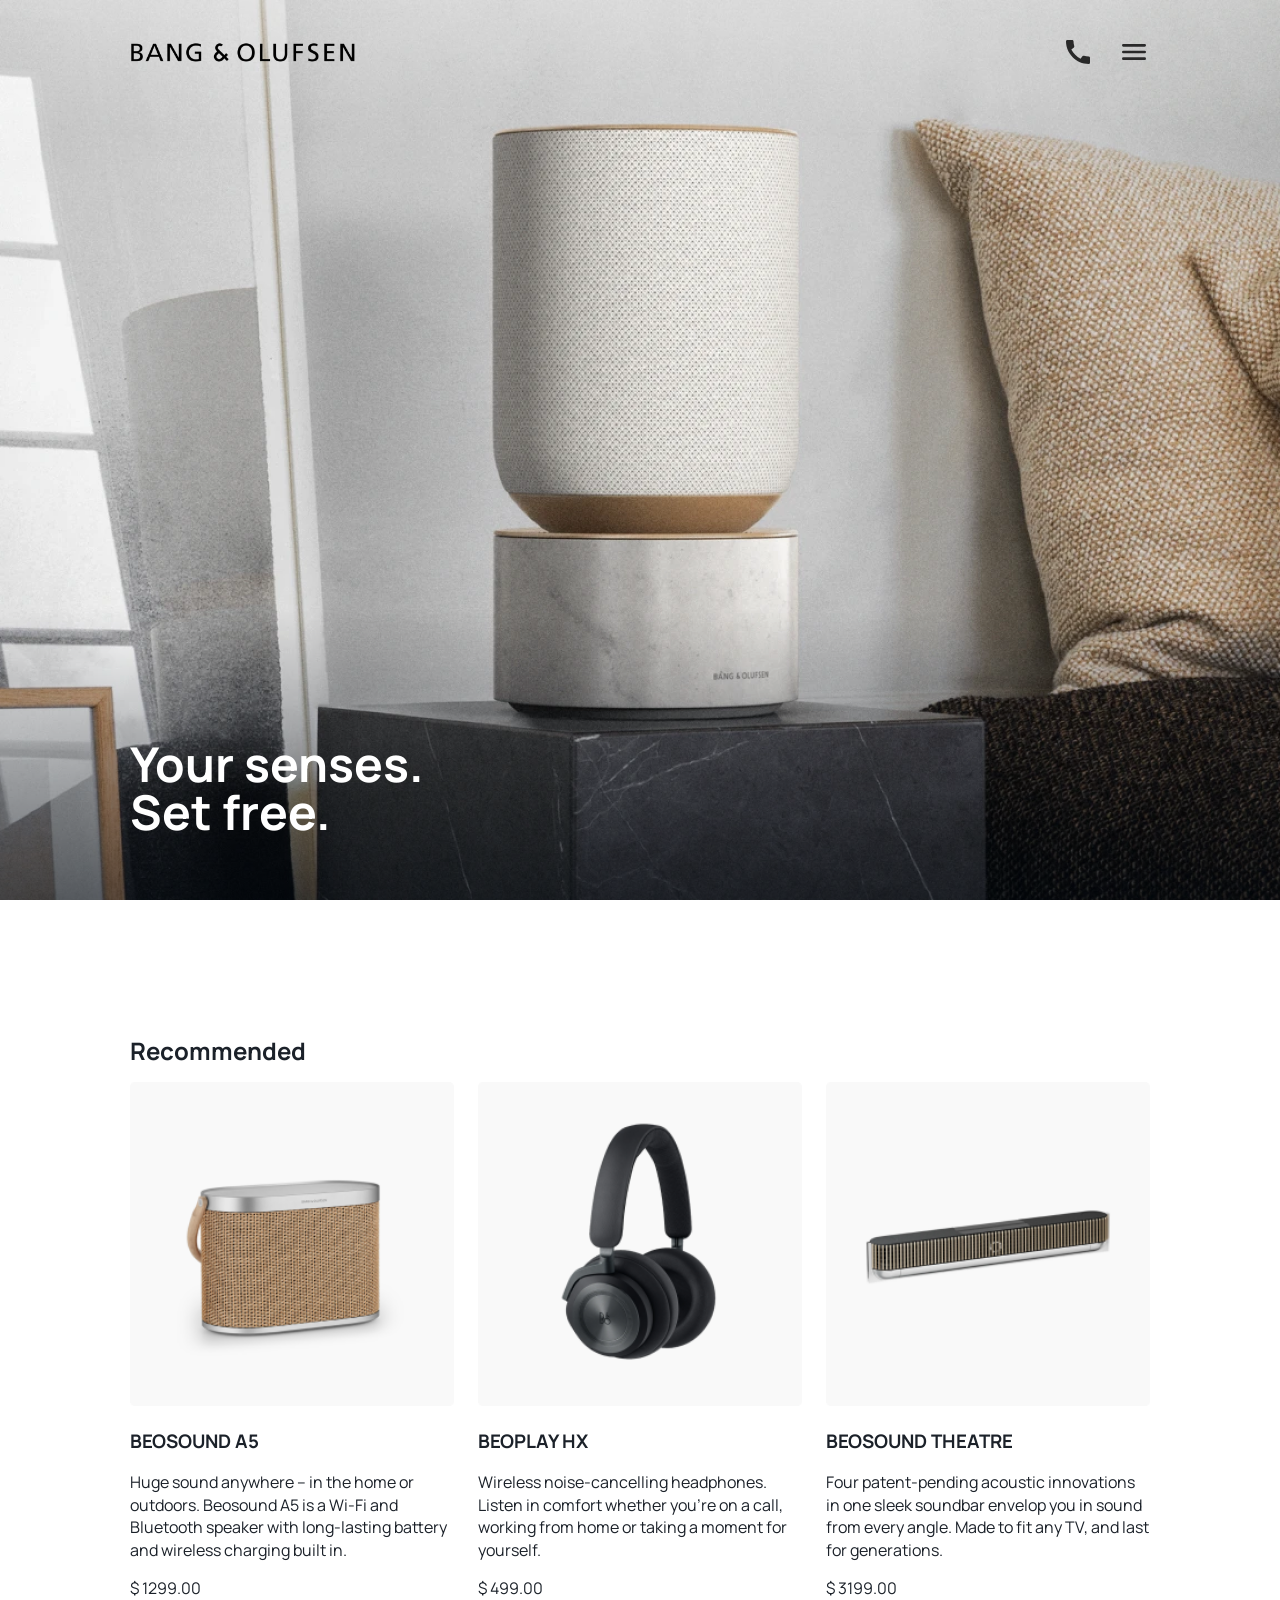
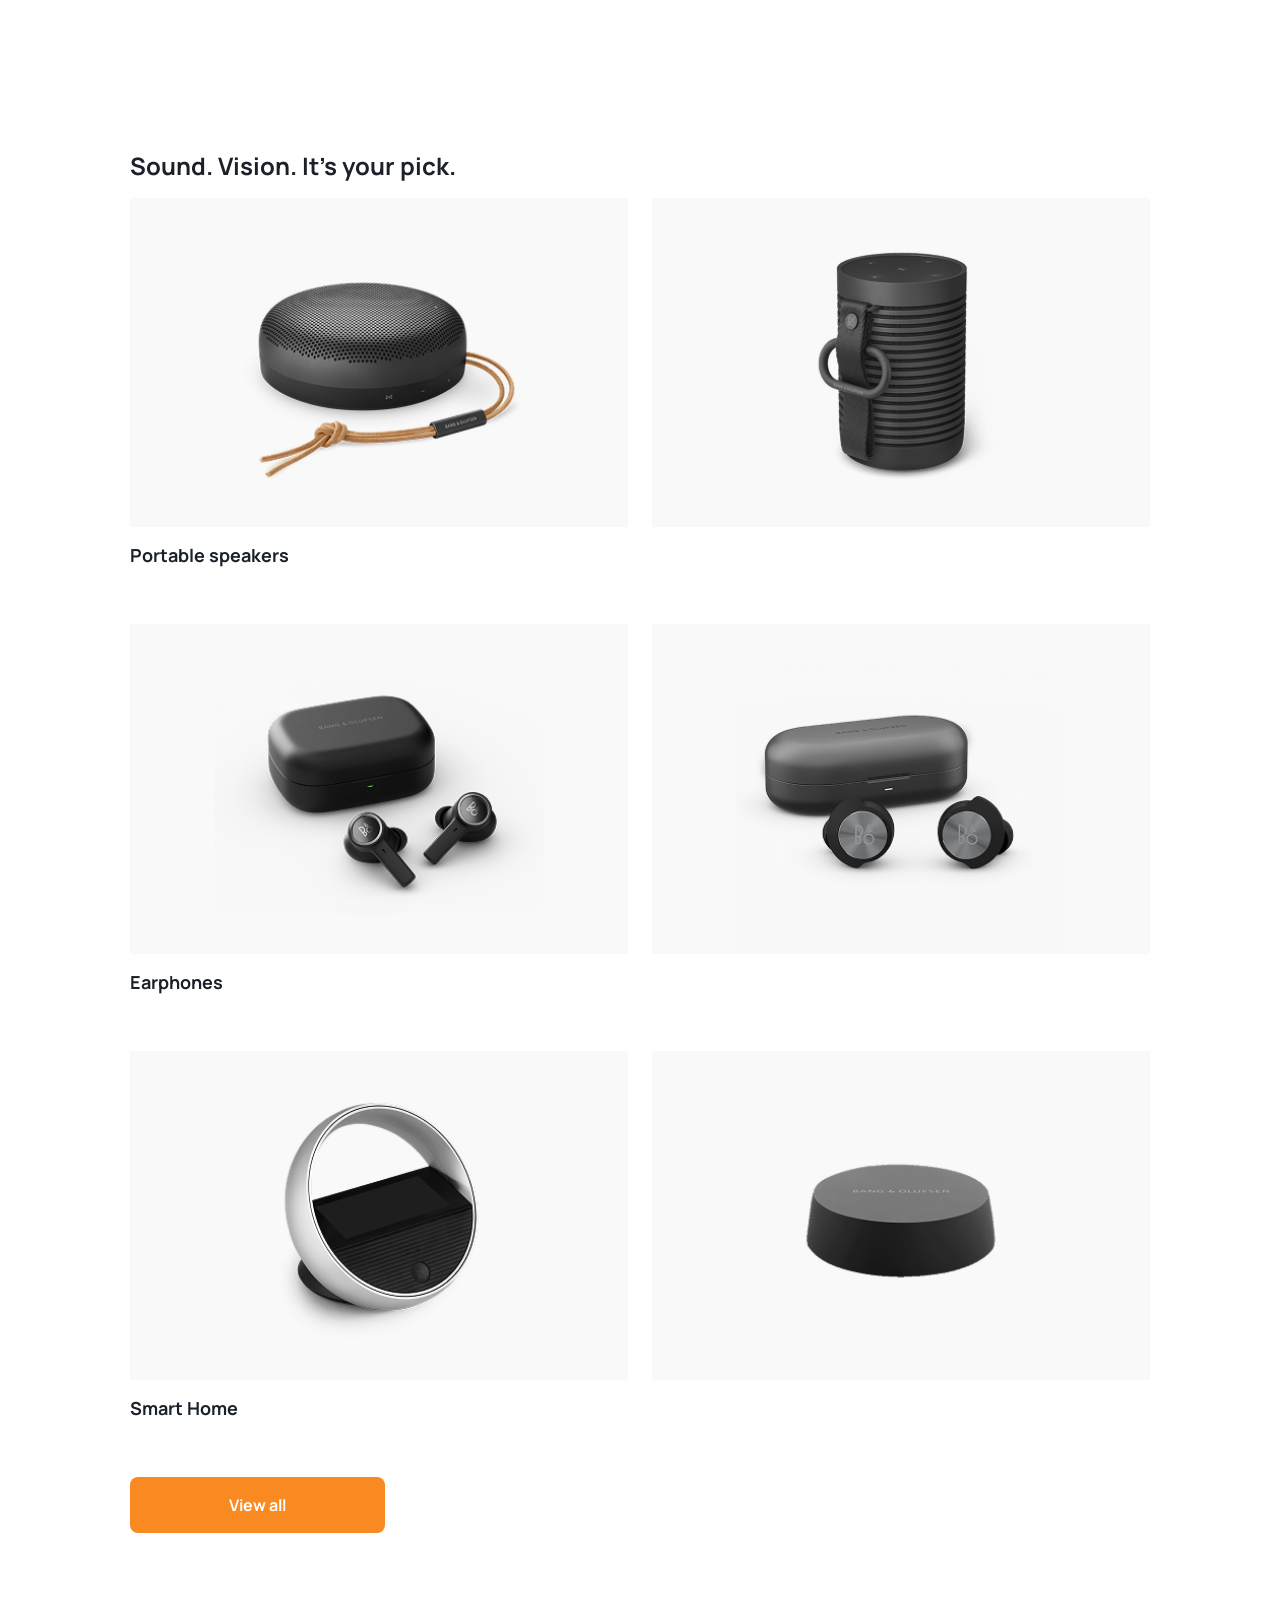
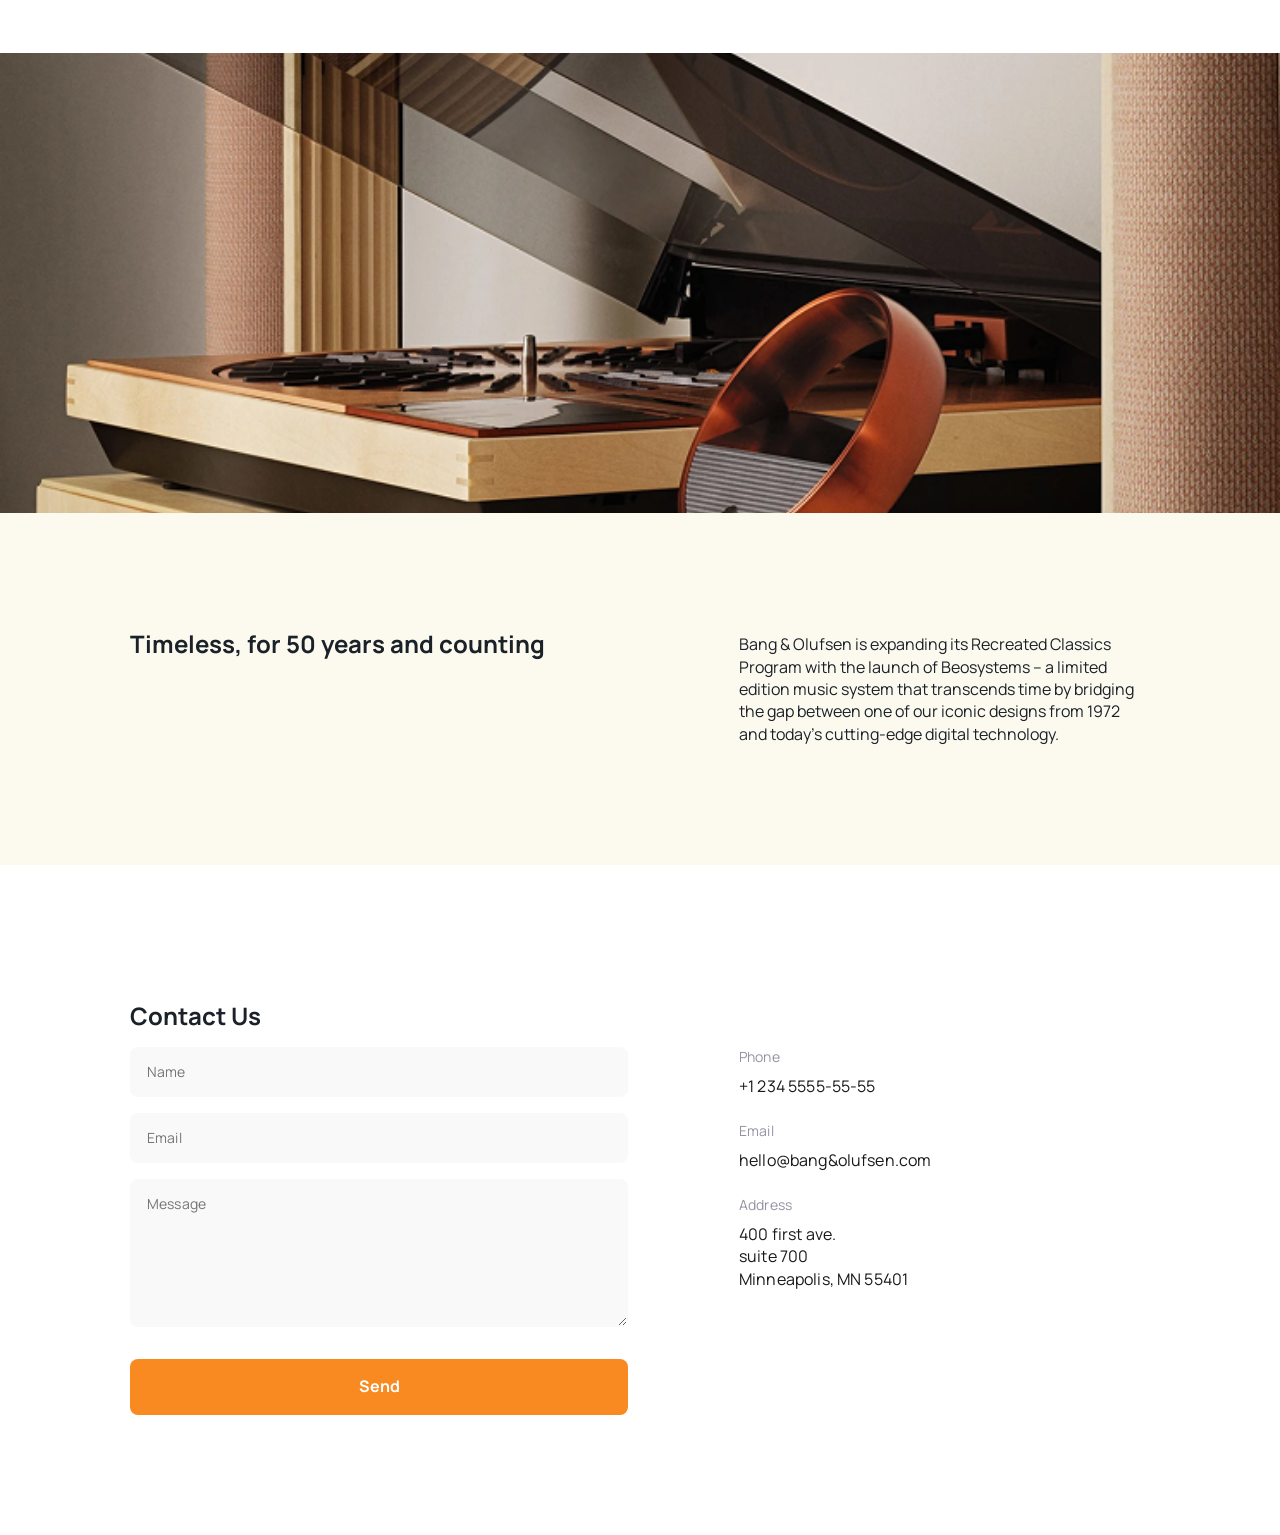
<file: index.html>
<!doctype html><html lang="en" class="page"><head><meta charset="utf-8"><meta name="viewport" content="width=device-width, initial-scale=1.0"><title>B&O</title><link rel="preconnect" href="https://fonts.googleapis.com"><link rel="preconnect" href="https://fonts.gstatic.com" crossorigin><link href="https://fonts.googleapis.com/css2?family=Manrope:wght@200..800&display=swap" rel="stylesheet"><link rel="stylesheet" href="index.770782d8.css"><link rel="icon" href="bang-olufsen-logo.8d338dbe.png"><script src="index.cabb280d.js" defer></script></head><body class="page__body"> <header class="header"> <div class="container"> <div class="header__content"> <div class="menu__top top-bar"> <a href="#" class="top-bar__logo-link"> <img src="new-logo.de700bea.svg" alt="B&O logo" class="top-bar__logo"> </a> <div class="top-bar__icons"> <div class="top-bar__phone"> <a href="tel:+12345555555" class="icon icon--phone"></a> <span class="top-bar__phone-number">+1 234 5555-55-55</span> </div> <a href="#menu" class="icon icon--menu"></a> </div> </div> <div class="header__bottom"> <h1 class="header__title"> Your senses. <br> Set free. </h1> </div> </div> </div> </header> <aside class="menu page__menu" id="menu"> <div class="container"> <div class="top-bar"> <a href="#" class="top-bar__logo-link"> <img src="new-logo.de700bea.svg" alt="B&O logo" class="top-bar__logo"> </a> <a href="#" class="icon icon--close"></a> </div> <div class="menu__bottom"> <nav class="menu__nav nav"> <ul class="nav__list"> <li class="nav__item"> <a class="nav__link" href="#recommended">Recommended</a> </li> <li class="nav__item"> <a class="nav__link" href="#categories">Categories</a> </li> <li class="nav__item"> <a class="nav__link" href="#about-us">About Us</a> </li> <li class="nav__item"> <a class="nav__link" href="#contact-us">Contact Us</a> </li> </ul> </nav> <a href="tel:+1 234 5555-55-55" class="menu__phone-number"> +1 234 5555-55-55 </a> <a href="tel:+1 234 5555-55-55" class="menu__call-to-order"> Call to order </a> </div> </div> </aside> <main class="main"> <div class="container"> <div class="main__content"> <section class="recommended" id="recommended"> <h2 class="section-title">Recommended</h2> <div class="recommended__products"> <article class="product recommended__product"> <a href="#" class="product__link"> <picture> <source media="(min-width: 576px)" srcset="BEOSOUND-A5-tablet.f202294a.png"> <img src="BEOSOUND-A5-mobile.9943926e.png" alt="BEOSOUND A5" class="product__photo"> </picture> <h3 class="product__title">BEOSOUND A5</h3> </a> <p class="product__description"> Huge sound anywhere – in the home or outdoors. Beosound A5 is a Wi-Fi and Bluetooth speaker with long-lasting battery and wireless charging built in. </p> <p class="product__price">$ 1299.00</p> </article> <article class="product recommended__product"> <a href="#" class="product__link"> <picture> <source media="(min-width: 576px)" srcset="BEOPLAY-HX-tablet.ebe724c9.png"> <img src="BEOPLAY-HX-mobile.1b5c607e.png" alt="BEOPLAY HX" class="product__photo"> </picture> <h3 class="product__title">BEOPLAY HX</h3> </a> <p class="product__description"> Wireless noise-cancelling headphones. Listen in comfort whether you're on a call, working from home or taking a moment for yourself. </p> <p class="product__price">$ 499.00</p> </article> <article class="product recommended__product"> <a href="#" class="product__link"> <picture> <source media="(min-width: 576px)" srcset="BEOSOUND-THEATRE-tablet.cd86ad6c.png"> <img src="BEOSOUND-THEATRE-mobile.543eae62.png" alt="BEOSOUND THEATRE" class="product__photo"> </picture> <h3 class="product__title">BEOSOUND THEATRE</h3> </a> <p class="product__description"> Four patent-pending acoustic innovations in one sleek soundbar envelop you in sound from every angle. Made to fit any TV, and last for generations. </p> <p class="product__price">$ 3199.00</p> </article> </div> </section> <section class="categories" id="categories"> <h2 class="section-title">Sound. Vision. It’s your pick.</h2> <div class="categories__wrapper"> <article class="category"> <div class="category__photos"> <a href="#" class="category__link"> <picture> <source media="(min-width: 1024px)" srcset="portable-speakers-desktop-1.971dc499.png"> <source media="(min-width: 576px)" srcset="portable-speakers-tablet-1.76067f87.png"> <img src="portable-speakers-mobile-1.dadbaafb.png" alt="Portable speakers" class="category__photo"> </picture> </a> <a href="#" class="category__link"> <picture> <source media="(min-width: 1024px)" srcset="portable-speakers-desktop-2.3b6626a6.png"> <source media="(min-width: 576px)" srcset="portable-speakers-tablet-2.382a7ffa.png"> <img src="portable-speakers-mobile-2.285e2be0.png" alt="Portable speakers" class="category__photo"> </picture> </a> </div> <a href="#" class="category__title-link"> <h3 class="category__title">Portable speakers</h3> </a> </article> <article class="category"> <div class="category__photos"> <a href="#" class="category__link"> <picture> <source media="(min-width: 1024px)" srcset="earphones-desktop-1.ceefebd3.png"> <source media="(min-width: 576px)" srcset="earphones-tablet-1.2cff3a96.png"> <img src="earphones-mobile-1.3de8349f.png" alt="Earphones" class="category__photo"> </picture> </a> <a href="#" class="category__link"> <picture> <source media="(min-width: 1024px)" srcset="earphones-desktop-2.d825ff9f.png"> <source media="(min-width: 576px)" srcset="earphones-tablet-2.257c300d.png"> <img src="earphones-mobile-2.258b1ba0.png" alt="Earphones" class="category__photo"> </picture> </a> </div> <a href="#" class="category__title-link"> <h3 class="category__title">Earphones</h3> </a> </article> <article class="category"> <div class="category__photos"> <a href="#" class="category__link"> <picture> <source media="(min-width: 1024px)" srcset="smart-home-desktop-1.7eef6b16.png"> <source media="(min-width: 576px)" srcset="smart-home-tablet-1.8e05f5b0.png"> <img src="smart-home-mobile-1.53095eda.png" alt="Smart Home" class="category__photo"> </picture> </a> <a href="#" class="category__link"> <picture> <source media="(min-width: 1024px)" srcset="smart-home-desktop-2.5feefa57.png"> <source media="(min-width: 576px)" srcset="smart-home-tablet-2.2de8c700.png"> <img src="smart-home-mobile-2.a6055a9a.png" alt="Smart Home" class="category__photo"> </picture> </a> </div> <a href="#" class="category__title-link"> <h3 class="category__title">Smart Home</h3> </a> </article> <a href="#" class="categories__button"> View all </a> </div> </section> <div class="main__background-image"></div> <section class="about-us" id="about-us"> <h2 class="about-us__title section-title"> Timeless, for 50 years and counting </h2> <div class="about-us__content"> <p class="about-us__description"> Bang & Olufsen is expanding its Recreated Classics Program with the launch of Beosystems – a limited edition music system that transcends time by bridging the gap between one of our iconic designs from 1972 and today’s cutting-edge digital technology. </p> </div> </section> <section class="contact-us" id="contact-us"> <h2 class="section-title">Contact Us</h2> <div class="contact-us__content"> <form onsubmit="this.reset(); return false;" class="contact-us__form"> <input class="contact-us__input" type="text" name="name" placeholder="Name" required> <input class="contact-us__input" type="email" name="email" placeholder="Email" required> <textarea class="contact-us__input contact-us__input--textarea" name="message" placeholder="Message" required></textarea> <button class="contact-us__button">Send</button> </form> <div class="contact-us__contacts"> <h3 class="contact-us__subtitle">Phone</h3> <a href="tel:+12345555555" class="contact-us__info"> +1 234 5555-55-55 </a> <h3 class="contact-us__subtitle">Email</h3> <a href="mailto:hello@bangolufsen.com" class="contact-us__info"> hello@bang&olufsen.com </a> <h3 class="contact-us__subtitle">Address</h3> <a href="https://maps.google.com/?q=400 first ave suite 700 Minneapolis MN 55401" target="_blank" class="contact-us__info"> 400 first ave. <br> suite 700 <br> Minneapolis, MN 55401 </a> </div> </div> </section> </div> </div> </main> <footer></footer> </body></html>
</file>
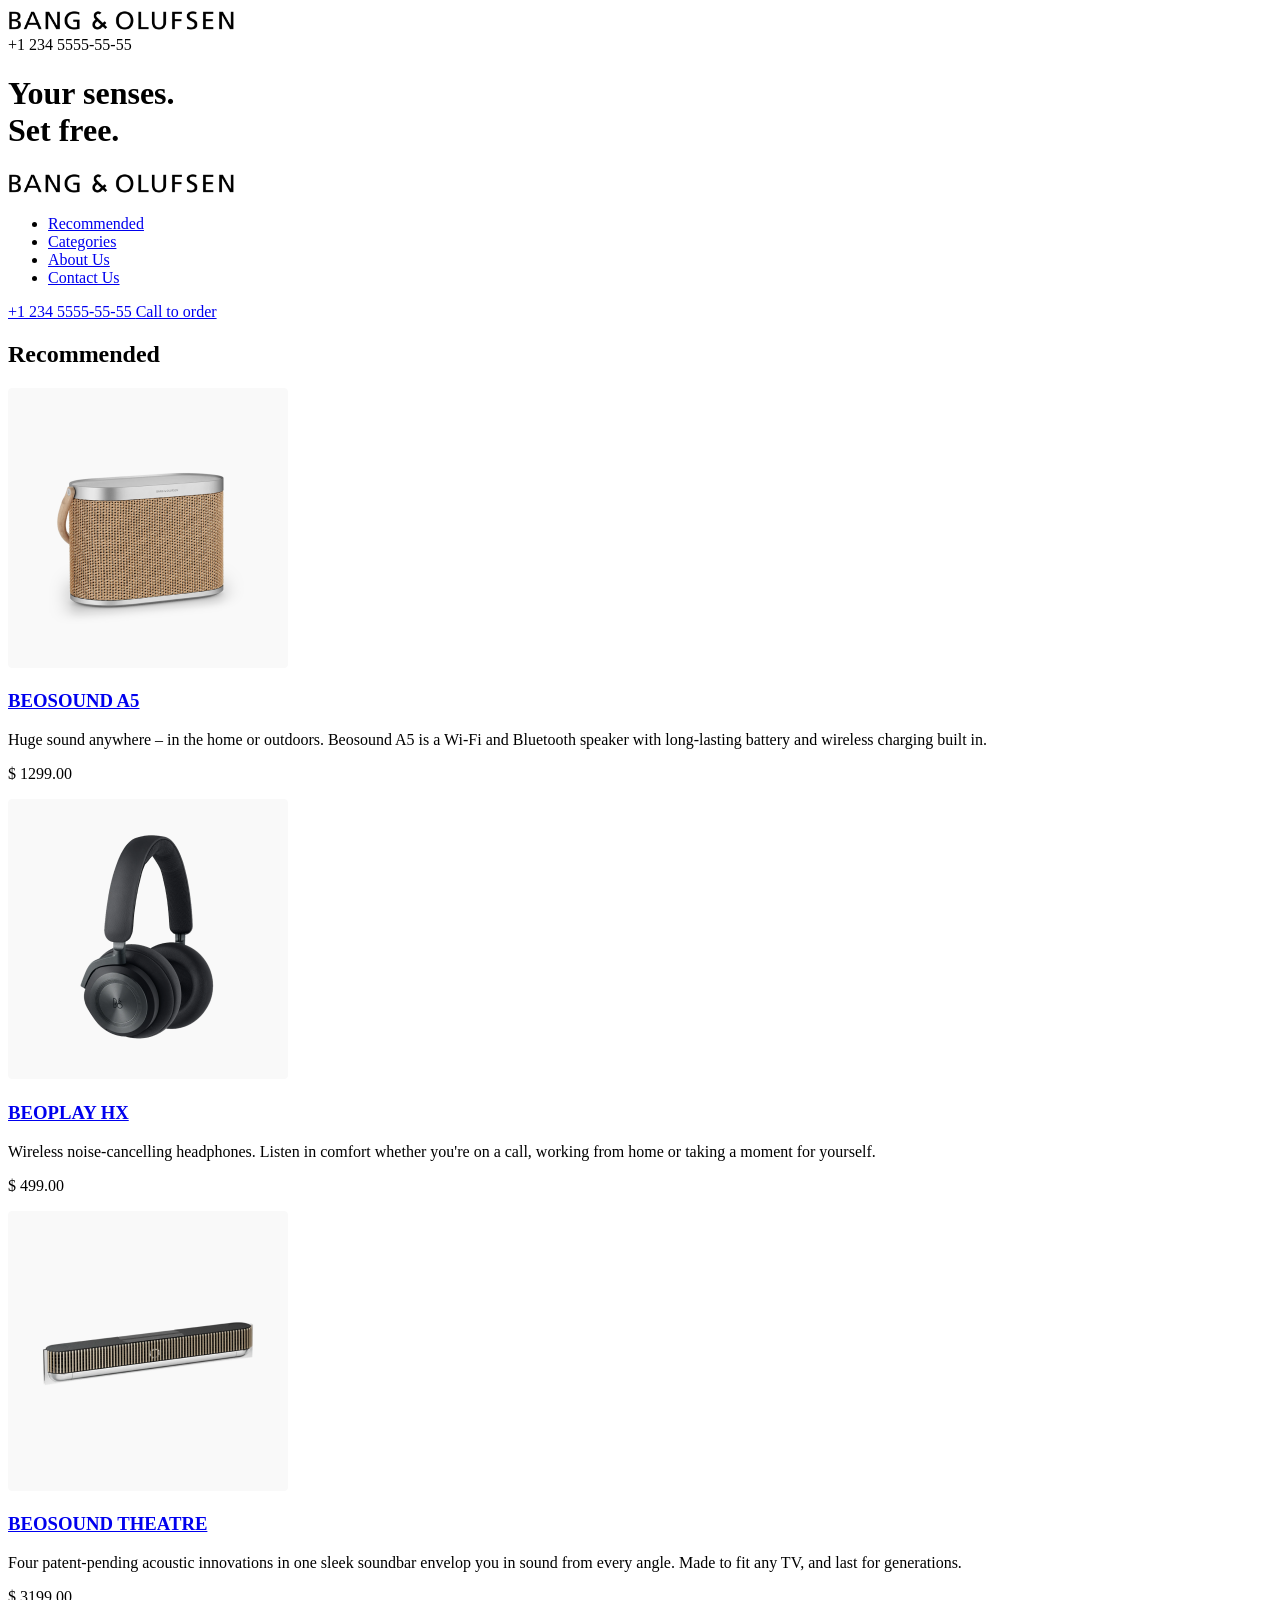
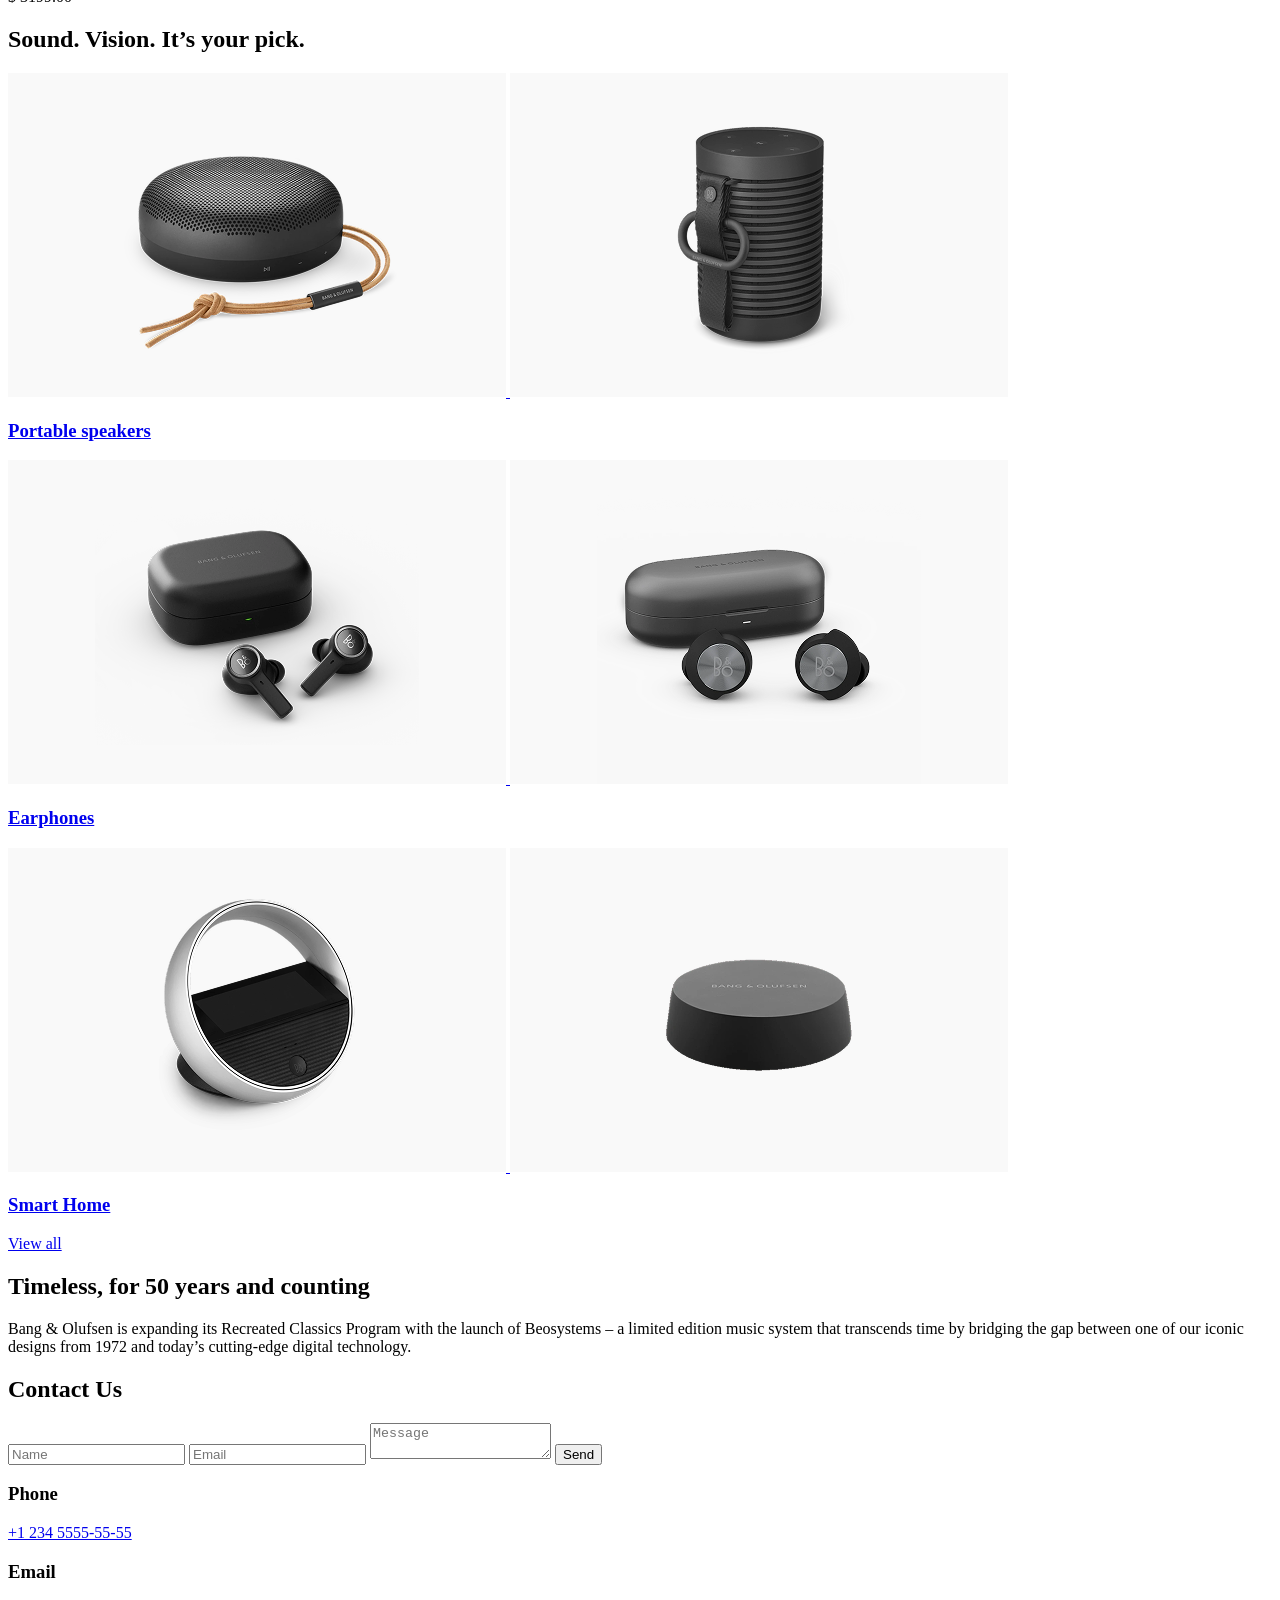
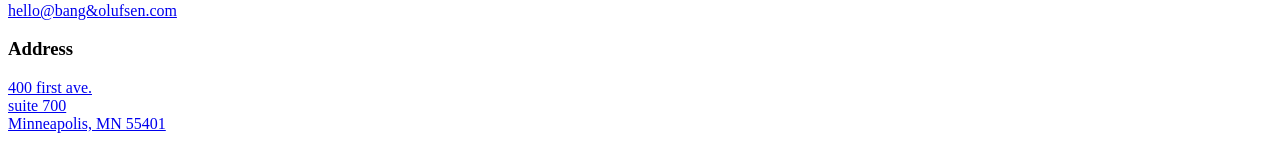
<file: src/index.html>
<!doctype html>
<html lang="en" class="page">
  <head>
    <meta charset="UTF-8" />
    <meta
      name="viewport"
      content="width=device-width, initial-scale=1.0"
    />
    <title>B&O</title>
    <link rel="preconnect" href="https://fonts.googleapis.com">
    <link
      rel="preconnect"
      href="https://fonts.gstatic.com"
      crossorigin="anonymous">
    <link href="https://fonts.googleapis.com/css2?family=Manrope:wght@200..800&display=swap" rel="stylesheet">
    <link
      rel="stylesheet"
      href="./styles/main.scss"
    />
    <link rel="icon" href="./images/icons/bang-olufsen-logo.png">
    <script
      src="./scripts/main.js"
      defer
    ></script>
  </head>

  <body class="page__body">
    <header class="header">
      <div class="container">
        <div class="header__content">
          <div class="top-bar menu__top">
            <a href="#" class="top-bar__logo-link">
              <img
                src="./images/new-logo.svg"
                alt="B&O logo"
                class="top-bar__logo"
              >
            </a>

            <div class="top-bar__icons">
              <div class="top-bar__phone">
                <a href="tel:+12345555555" class="icon icon--phone"></a>
                <span class="top-bar__phone-number">+1 234 5555-55-55</span>
              </div>
              <a href="#menu" class="icon icon--menu"></a>
            </div>
          </div>

          <div class="header__bottom">
            <h1 class="header__title">
              Your senses.
              <br>
              Set free.
            </h1>
          </div>
        </div>
      </div>
    </header>

    <aside class="menu page__menu" id="menu">
      <div class="container">
        <div class="top-bar">
          <a href="#" class="top-bar__logo-link">
            <img
              src="./images/new-logo.svg"
              alt="B&O logo"
              class="top-bar__logo"
            >
          </a>

          <a href="#" class="icon icon--close"></a>
        </div>

        <div class="menu__bottom">
          <nav class="nav menu__nav">
            <ul class="nav__list">
              <li class="nav__item">
                <a class="nav__link" href="#recommended">Recommended</a>
              </li>

              <li class="nav__item">
                <a class="nav__link" href="#categories">Categories</a>
              </li>

              <li class="nav__item">
                <a class="nav__link" href="#about-us">About Us</a>
              </li>

              <li class="nav__item">
                <a class="nav__link" href="#contact-us">Contact Us</a>
              </li>
            </ul>
          </nav>

          <a href="tel:+1 234 5555-55-55" class="menu__phone-number">
            +1 234 5555-55-55
          </a>

          <a href="tel:+1 234 5555-55-55" class="menu__call-to-order">
            Call to order
          </a>
        </div>
      </div>
    </aside>

    <main class="main">
      <div class="container">
        <div class="main__content">
          <section class="recommended" id="recommended">
            <h2 class="section-title">Recommended</h2>
            <div class="recommended__products">
              <article class="product recommended__product">
                <a href="#" class="product__link">
                  <picture>
                    <source
                      media="(min-width: 576px)"
                      srcset="./images/products/BEOSOUND-A5-tablet.png"
                    >
                    <img
                      src="./images/products/BEOSOUND-A5-mobile.png"
                      alt="BEOSOUND A5"
                      class="product__photo"
                    >
                  </picture>
                  <h3 class="product__title">BEOSOUND A5</h3>
                </a>
                <p class="product__description">
                  Huge sound anywhere – in the home or outdoors. Beosound A5 is a Wi-Fi and Bluetooth speaker with long-lasting battery and wireless charging built in.
                </p>
                <p class="product__price">$ 1299.00</p>
              </article>

              <article class="product recommended__product">
                <a href="#" class="product__link">
                  <picture>
                    <source
                      media="(min-width: 576px)"
                      srcset="./images/products/BEOPLAY-HX-tablet.png"
                    >
                    <img
                      src="./images/products/BEOPLAY-HX-mobile.png"
                      alt="BEOPLAY HX"
                      class="product__photo"
                    >
                  </picture>
                  <h3 class="product__title">BEOPLAY HX</h3>
                </a>
                <p class="product__description">
                  Wireless noise-cancelling headphones. Listen in comfort whether you're on a call, working from home or taking a moment for yourself.
                </p>
                <p class="product__price">$ 499.00</p>
              </article>

              <article class="product recommended__product">
                <a href="#" class="product__link">
                  <picture>
                    <source
                      media="(min-width: 576px)"
                      srcset="./images/products/BEOSOUND-THEATRE-tablet.png"
                    >
                    <img
                      src="./images/products/BEOSOUND-THEATRE-mobile.png"
                      alt="BEOSOUND THEATRE"
                      class="product__photo"
                    >
                  </picture>
                  <h3 class="product__title">BEOSOUND THEATRE</h3>
                </a>
                <p class="product__description">
                  Four patent-pending acoustic innovations in one sleek soundbar envelop you in sound from every angle. Made to fit any TV, and last for generations.
                </p>
                <p class="product__price">$ 3199.00</p>
              </article>
            </div>
          </section>

          <section class="categories" id="categories">
            <h2 class="section-title">Sound. Vision. It’s your pick.</h2>

            <div class="categories__wrapper">
              <article class="category">
                <div class="category__photos">
                  <a href="#" class="category__link">
                    <picture>
                      <source
                        media="(min-width: 1024px)"
                        srcset="./images/categories/portable-speakers-desktop-1.png"
                      >
                      <source
                        media="(min-width: 576px)"
                        srcset="./images/categories/portable-speakers-tablet-1.png"
                      >
                      <img
                      src="./images/categories/portable-speakers-mobile-1.png"
                      alt="Portable speakers"
                      class="category__photo"
                      >
                    </picture>
                  </a>

                  <a href="#" class="category__link">
                    <picture>
                      <source
                        media="(min-width: 1024px)"
                        srcset="./images/categories/portable-speakers-desktop-2.png"
                      >
                      <source
                        media="(min-width: 576px)"
                        srcset="./images/categories/portable-speakers-tablet-2.png"
                      >
                      <img
                      src="./images/categories/portable-speakers-mobile-2.png"
                      alt="Portable speakers"
                      class="category__photo"
                      >
                    </picture>
                  </a>
                </div>
                <a
                  href="#"
                  class="category__title-link"
                >
                  <h3 class="category__title">Portable speakers</h3>
                </a>
              </article>

              <article class="category">
                <div class="category__photos">
                  <a href="#" class="category__link">
                    <picture>
                      <source
                        media="(min-width: 1024px)"
                        srcset="./images/categories/earphones-desktop-1.png"
                      >
                      <source
                        media="(min-width: 576px)"
                        srcset="./images/categories/earphones-tablet-1.png"
                      >
                      <img
                      src="./images/categories/earphones-mobile-1.png"
                      alt="Earphones"
                      class="category__photo"
                      >
                    </picture>
                  </a>

                  <a href="#" class="category__link">
                    <picture>
                      <source
                        media="(min-width: 1024px)"
                        srcset="./images/categories/earphones-desktop-2.png"
                      >
                      <source
                        media="(min-width: 576px)"
                        srcset="./images/categories/earphones-tablet-2.png"
                      >
                      <img
                      src="./images/categories/earphones-mobile-2.png"
                      alt="Earphones"
                      class="category__photo"
                      >
                    </picture>
                  </a>
                </div>
                <a
                  href="#"
                  class="category__title-link"
                >
                  <h3 class="category__title">Earphones</h3>
                </a>
              </article>

              <article class="category">
                <div class="category__photos">
                  <a href="#" class="category__link">
                    <picture>
                      <source
                        media="(min-width: 1024px)"
                        srcset="./images/categories/smart-home-desktop-1.png"
                      >
                      <source
                        media="(min-width: 576px)"
                        srcset="./images/categories/smart-home-tablet-1.png"
                      >
                      <img
                      src="./images/categories/smart-home-mobile-1.png"
                      alt="Smart Home"
                      class="category__photo"
                      >
                    </picture>
                  </a>

                  <a href="#" class="category__link">
                    <picture>
                      <source
                        media="(min-width: 1024px)"
                        srcset="./images/categories/smart-home-desktop-2.png"
                      >
                      <source
                        media="(min-width: 576px)"
                        srcset="./images/categories/smart-home-tablet-2.png"
                      >
                      <img
                      src="./images/categories/smart-home-mobile-2.png"
                      alt="Smart Home"
                      class="category__photo"
                      >
                    </picture>
                  </a>
                </div>
                <a
                  href="#"
                  class="category__title-link"
                >
                  <h3 class="category__title">Smart Home</h3>
                </a>
              </article>

              <a
                href="#"
                class="categories__button"
              >
                View all
              </a>

            </div>
          </section>

          <div class="main__background-image"></div>

          <section class="about-us" id="about-us">
            <h2 class="
              about-us__title
              section-title
            ">
              Timeless, for 50 years and counting
            </h2>

            <div class="about-us__content">
              <p class="about-us__description">
                Bang & Olufsen is expanding its Recreated Classics Program with the launch of Beosystems – a limited edition music system that transcends time by bridging the gap between one of our iconic designs from 1972 and today’s cutting-edge digital technology.
              </p>
            </div>

          </section>

          <section class="contact-us" id="contact-us">
            <h2 class="section-title">Contact Us</h2>

            <div class="contact-us__content">
              <form onsubmit="this.reset(); return false;"
              class="contact-us__form"
            >
                <input
                  class="contact-us__input"
                  type="text"
                  name="name"
                  placeholder="Name"
                  required
                >

                <input
                  class="contact-us__input"
                  type="email"
                  name="email"
                  placeholder="Email"
                  required
                >

                <textarea
                  class="contact-us__input contact-us__input--textarea"
                  name="message"
                  placeholder="Message"
                  required
              ></textarea>

                <button class="contact-us__button">Send</button>
              </form>

              <div class="contact-us__contacts">
                <h3 class="contact-us__subtitle">Phone</h3>
                <a href="tel:+12345555555" class="contact-us__info">
                  +1 234 5555-55-55
                </a>

                <h3 class="contact-us__subtitle">Email</h3>
                <a href="mailto:hello@bangolufsen.com" class="contact-us__info">
                  hello@bang&olufsen.com
                </a>

                <h3 class="contact-us__subtitle">Address</h3>
                <a
                  href="https://maps.google.com/?q=400 first ave suite 700 Minneapolis MN 55401"
                  target="_blank"
                  rel="noopener noreferrer"
                  class="contact-us__info"
                >
                  400 first ave. <br>
                  suite 700 <br>
                  Minneapolis, MN 55401
                </a>
              </div>
            </div>

          </section>
        </div>
      </div>
    </main>

    <footer></footer>
  </body>
</html>
</file>
<file: index.770782d8.css>
.container{padding-left:20px;padding-right:20px}@media (min-width:576px){.container{padding-left:72px;padding-right:72px}}@media (min-width:1024px){.container{max-width:1020px;margin-left:auto;margin-right:auto}}.page{color:#1b2129;scroll-behavior:smooth;font-family:Manrope,sans-serif;font-size:16px;line-height:140%}.page__body{min-width:320px;margin:0}.page__menu{opacity:0;pointer-events:none;transition:all .3s;position:fixed;top:0;left:0;right:0;transform:translate(-100%)}.page__menu:target{opacity:1;pointer-events:all;transform:translate(0)}.page:has(.page__menu:target){overflow:hidden}.main{background-color:#fff;overflow:hidden}.main__content{row-gap:96px;padding-top:64px;padding-bottom:64px;display:grid}@media (min-width:576px){.main__content{row-gap:120px;padding-top:120px;padding-bottom:120px}}.main__background-image{background-image:url(picture-mobile.e019b260.png);background-position:50%;background-repeat:no-repeat;background-size:cover;width:100vw;height:200px;margin-left:-50vw;margin-right:-50vw;position:relative;left:50%;right:50%}@media (min-width:576px){.main__background-image{background-image:url(picture-tablet.ddf0daf1.png);height:400px}}@media (min-width:1024px){.main__background-image{background-image:url(picture-tablet.ddf0daf1.png);height:460px}}.header{background-image:url(header-bg-mobile.865c6422.png);background-position:50%;background-size:cover}.header__content{-ms-flex-direction:column;flex-direction:column;-ms-flex-pack:justify;justify-content:space-between;height:100vh;display:-ms-flexbox;display:flex}.header__title{color:#fff;letter-spacing:0;vertical-align:middle;margin:0;font-size:36px;font-style:normal;font-weight:700;line-height:100%}@media (min-width:576px){.header__title{font-size:48px}}.header__bottom{padding-bottom:40px}@media (min-width:576px){.header__bottom{padding-bottom:64px}.header{background-image:url(header-bg-tablet.7429b381.png)}}@media (min-width:1024px){.header{background-image:url(header-bg-desktop.acae8fef.png)}}.top-bar{-ms-flex-pack:justify;justify-content:space-between;-ms-flex-align:center;align-items:center;padding-top:28px;padding-bottom:28px;display:-ms-flexbox;display:flex}@media (min-width:576px){.top-bar{padding-top:36px;padding-bottom:36px}}.top-bar__icons{gap:24px;display:-ms-flexbox;display:flex}.top-bar__logo-link{display:-ms-flexbox;display:flex}.top-bar__logo{height:16px;transition:transform .3s}.top-bar__logo:hover{transform:scale(1.2)}@media (min-width:576px){.top-bar__logo{height:24px}}.top-bar__phone{-ms-flex-align:center;align-items:center;display:-ms-flexbox;display:flex;position:relative}.top-bar__phone:hover .top-bar__phone-number{opacity:1}.top-bar__phone-number{letter-spacing:2px;text-align:right;vertical-align:middle;text-transform:uppercase;opacity:0;pointer-events:none;white-space:nowrap;margin-right:8px;font-size:12px;font-weight:700;line-height:16px;transition:opacity .3s;position:absolute;right:100%}.icon{background-image:url(new-icon-burger-menu.fd26e13d.svg);background-size:cover;width:24px;height:24px;transition:transform .3s;display:block}.icon:hover{transform:scale(1.2)}@media (min-width:576px){.icon{width:32px;height:32px}}.icon--phone{background-image:url(new-icon-phone-call.d181234c.svg)}.icon--menu{background-image:url(new-icon-burger-menu.fd26e13d.svg)}.icon--menu:hover{background-image:url(new-icon-burger-menu-hover.535f3edf.svg)}.icon--close{background-image:url(new-icon-close.31bb77d6.svg)}.menu{box-sizing:border-box;text-transform:uppercase;background-color:#f9f9f9;height:100vh;font-weight:700;overflow:auto}.menu__top{margin-bottom:32px}@media (min-width:576px){.menu__top{margin-bottom:56px}}.menu__nav{margin-bottom:40px}.menu__phone-number{letter-spacing:2px;text-transform:uppercase;color:inherit;margin-bottom:16px;font-size:16px;line-height:140%;text-decoration:none;display:block}.menu__call-to-order{letter-spacing:2px;text-transform:uppercase;color:inherit;border-bottom:1px solid #1b2129;width:fit-content;padding:4px;font-size:16px;line-height:140%;text-decoration:none;display:block}.nav__link{color:inherit;letter-spacing:1px;font-size:22px;line-height:22px;text-decoration:none;position:relative}.nav__link:after{content:"";transform-origin:0;background-color:#1b2129;width:100%;height:1px;transition:transform .3s;display:block;position:absolute;bottom:-4px;transform:scale(0)}.nav__link:hover:after{transform:scale(1)}.nav__list{-ms-flex-direction:column;flex-direction:column;gap:32px;margin:0;padding:0;list-style:none;display:-ms-flexbox;display:flex}.product__link{color:inherit;text-decoration:none;display:block}.product__link:hover .product__title{text-decoration:underline}.product__link:hover .product__photo{transform:scale(1.05)}.product__photo{border-radius:4px;width:100%;transition:transform .3s}.recommended__products{--columns:2;grid-template-columns:repeat(var(--columns),1fr);gap:40px 20px;display:grid}@media (min-width:576px){.recommended__products{--columns:6;column-gap:24px}}@media (min-width:1024px){.recommended__products{--columns:12}}.recommended__product{grid-column:1/-1}@media (min-width:576px){.recommended__product{grid-column:1/-1}}@media (min-width:1024px){.recommended__product{grid-column:span 4}}.about-us{--columns:2;grid-template-columns:repeat(var(--columns),1fr);background-color:#fcfaef;column-gap:20px;margin-top:-96px;margin-left:calc(50% - 50vw);margin-right:calc(50% - 50vw);padding:48px calc(50vw - 50%);display:grid}@media (min-width:576px){.about-us{--columns:6;column-gap:24px;margin-top:-120px;padding-top:120px;padding-bottom:120px}}@media (min-width:1024px){.about-us{--columns:12}}.about-us__title{grid-column:1/-1;margin:0 0 24px}@media (min-width:576px){.about-us__title{grid-column:1/4}}@media (min-width:1024px){.about-us__title{grid-column:1/7}}.about-us__content{grid-column:1/-1}@media (min-width:576px){.about-us__content{grid-column:4/7}}@media (min-width:1024px){.about-us__content{grid-column:8/13}}.about-us__description{margin:0;line-height:140%}.categories__wrapper{row-gap:40px;display:grid}@media (min-width:576px){.categories__wrapper{row-gap:56px}}.categories__button{color:#fff;text-align:center;background-color:#f98921;border-radius:8px;-ms-flex-pack:center;justify-content:center;-ms-flex-align:center;align-items:center;width:100%;padding-top:14.5px;padding-bottom:14.5px;font-size:16px;font-weight:700;line-height:27px;text-decoration:none;transition:background-color .3s;display:-ms-flexbox;display:flex}@media (min-width:1024px){.categories__button{width:25%}}.categories__button:hover{background-color:#1b2129}.categories__button:active{background-color:#010810}@media (min-width:576px){.category__link{grid-column:span 3}}@media (min-width:1024px){.category__link{grid-column:span 6}}.category__link:hover .category__photo{transform:scale(1.05)}.category__photos{--columns:2;grid-template-columns:repeat(var(--columns),1fr);column-gap:20px;margin-bottom:16px;display:grid}@media (min-width:576px){.category__photos{--columns:6;column-gap:24px}}@media (min-width:1024px){.category__photos{--columns:12}}.category__photo{object-fit:cover;border-radius:4px;width:100%;height:100%;transition:transform .3s}@media (min-width:576px){.category__photo{border-radius:0}}@media (min-width:1024px){.category__photo{border-radius:0}}.category__title-link{color:inherit;text-decoration:none;display:block}.category__title-link:hover .category__title{text-decoration:underline}.category__title{margin:0;font-size:18px;font-weight:700;line-height:140%}.contact-us__content{--columns:2;grid-template-columns:repeat(var(--columns),1fr);column-gap:20px;display:grid}@media (min-width:576px){.contact-us__content{--columns:6;column-gap:24px}}@media (min-width:1024px){.contact-us__content{--columns:12}}.contact-us__form{grid-column:1/-1;row-gap:16px;margin-bottom:48px;display:grid}@media (min-width:576px){.contact-us__form{margin-bottom:80px}}@media (min-width:1024px){.contact-us__form{grid-column:1/7;margin-bottom:0}}.contact-us__form>:last-child{margin-top:16px}.contact-us__input{box-sizing:border-box;letter-spacing:.15px;background-color:#f9f9f9;border:1px solid #f9f9f9;border-radius:8px;outline:none;padding-top:14px;padding-bottom:14px;padding-left:16px;font-family:Manrope,sans-serif;font-size:14px;font-weight:400;line-height:140%;transition:border-color .3s,border-width .3s;display:block}.contact-us__input:hover{border-color:#dbdbdb}.contact-us__input:focus,.contact-us__input:active{border-width:2px;border-color:#f98921}.contact-us__input--textarea{height:148px;padding:14px 16px}.contact-us__button{all:unset;box-sizing:border-box;color:#fff;text-align:center;background-color:#f98921;border-radius:8px;outline:none;-ms-flex-pack:center;justify-content:center;-ms-flex-align:center;align-items:center;width:100%;padding-top:14.5px;padding-bottom:14.5px;font-size:16px;font-weight:700;line-height:27px;text-decoration:none;transition:background-color .3s;display:-ms-flexbox;display:flex}@media (min-width:1024px){.contact-us__button{width:100%}}.contact-us__button:hover{background-color:#1b2129}.contact-us__button:active{background-color:#010810}.contact-us__contacts{grid-column:1/-1}@media (min-width:1024px){.contact-us__contacts{grid-column:8/-1}}.contact-us__subtitle{color:#9393a3;letter-spacing:.15px;margin:0 0 8px;font-size:14px;font-weight:400;line-height:140%}.contact-us__info{color:#191919;letter-spacing:.15px;margin:0 0 24px;font-size:16px;line-height:140%;text-decoration:none;transition:color .3s;display:block}.contact-us__info:hover{color:#f98921}
/*# sourceMappingURL=index.770782d8.css.map */
</file>
